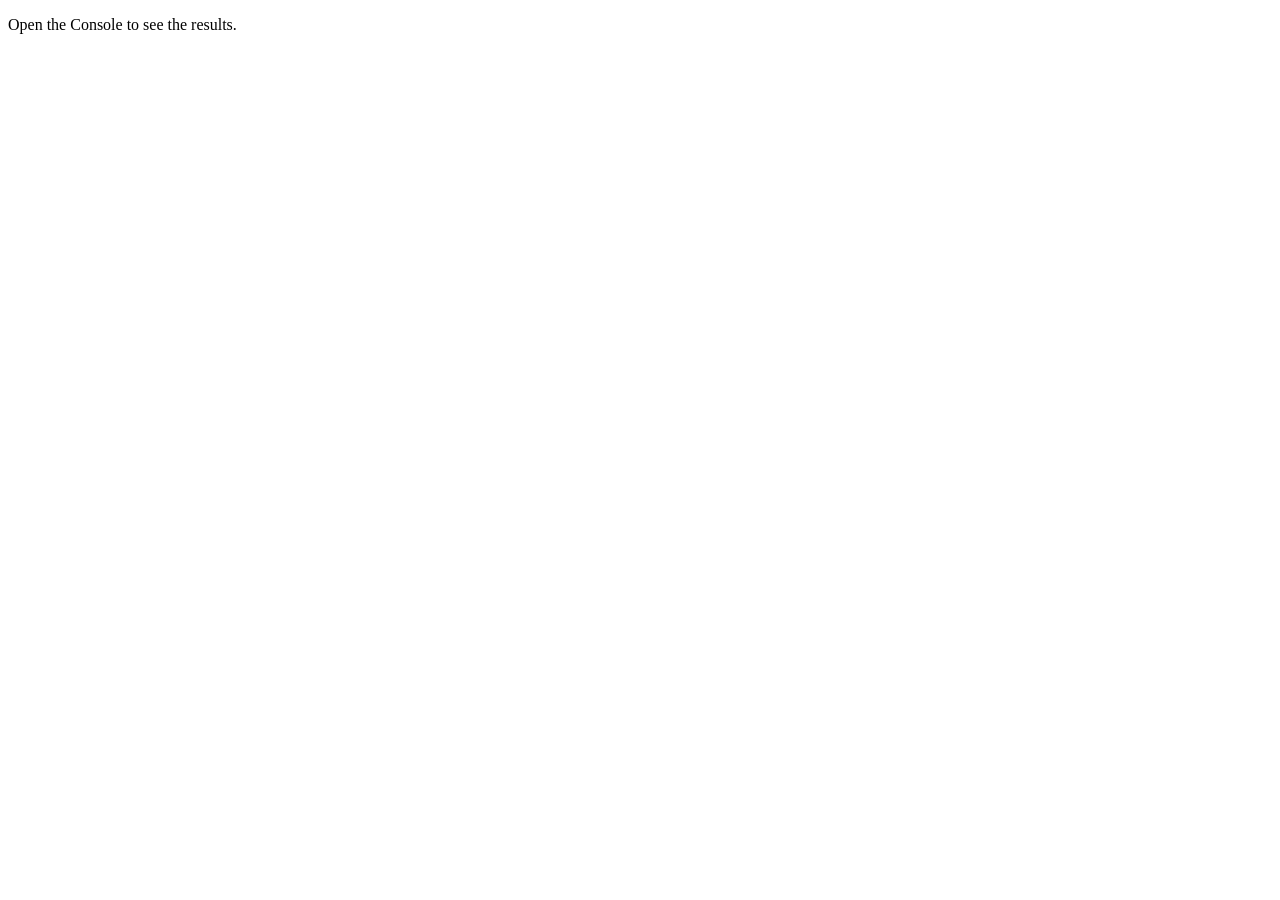
<file: day3/index.html>
<!DOCTYPE html>
<html lang="en">
  <head>
    <meta charset="UTF-8">
    <meta name="viewport" content="width=device-width, initial-scale=1.0">
    <title>Notes Toolkit</title>
    <script src="script.js" defer></script>
  </head>
  <body>
    <p>Open the Console to see the results.</p>
  </body>
</html>
</file>
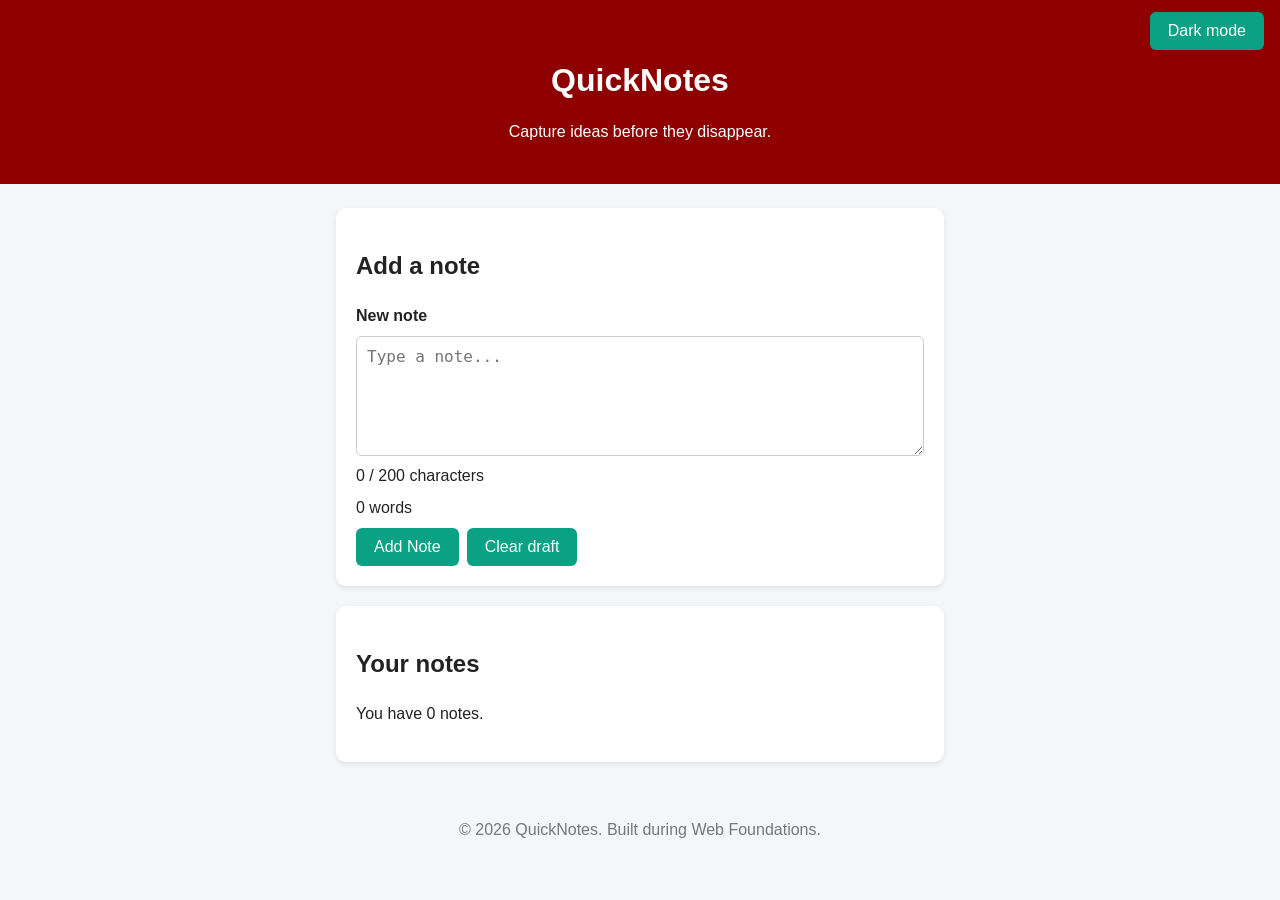
<file: day4/index.html>
<!doctype html>
<html lang="en">
  <head>
    <meta charset="UTF-8" />
    <meta name="viewport" content="width=device-width, initial-scale=1.0" />
    <title>QuickNotes</title>
    <link rel="stylesheet" href="style.css" />
    <script src="script.js" defer></script>
  </head>
  <body>
    <header>
      <h1>QuickNotes</h1>
      <button id="theme-toggle" type="button">Dark mode</button>
      <p>Capture ideas before they disappear.</p>
    </header>

    <main>
      <section>
        <h2>Add a note</h2>
        <form id="note-form">
          <label for="note-input">New note</label>
          <textarea id="note-input" placeholder="Type a note..."></textarea>
          <p id="char-count" aria-live="polite">0 / 200 characters</p>
          <p id="word-count" aria-live="polite">0 words</p>
          <button type="submit">Add Note</button>
          <button id="clear-btn" type="button">Clear draft</button>
        </form>
      </section>

      <section>
        <h2>Your notes</h2>
        <p id="note-count">You have 0 notes</p>
        <ul id="notes-list"></ul>
      </section>
    </main>

    <footer>
      <p>&copy; 2026 QuickNotes. Built during Web Foundations.</p>
    </footer>
  </body>
</html>
</file>
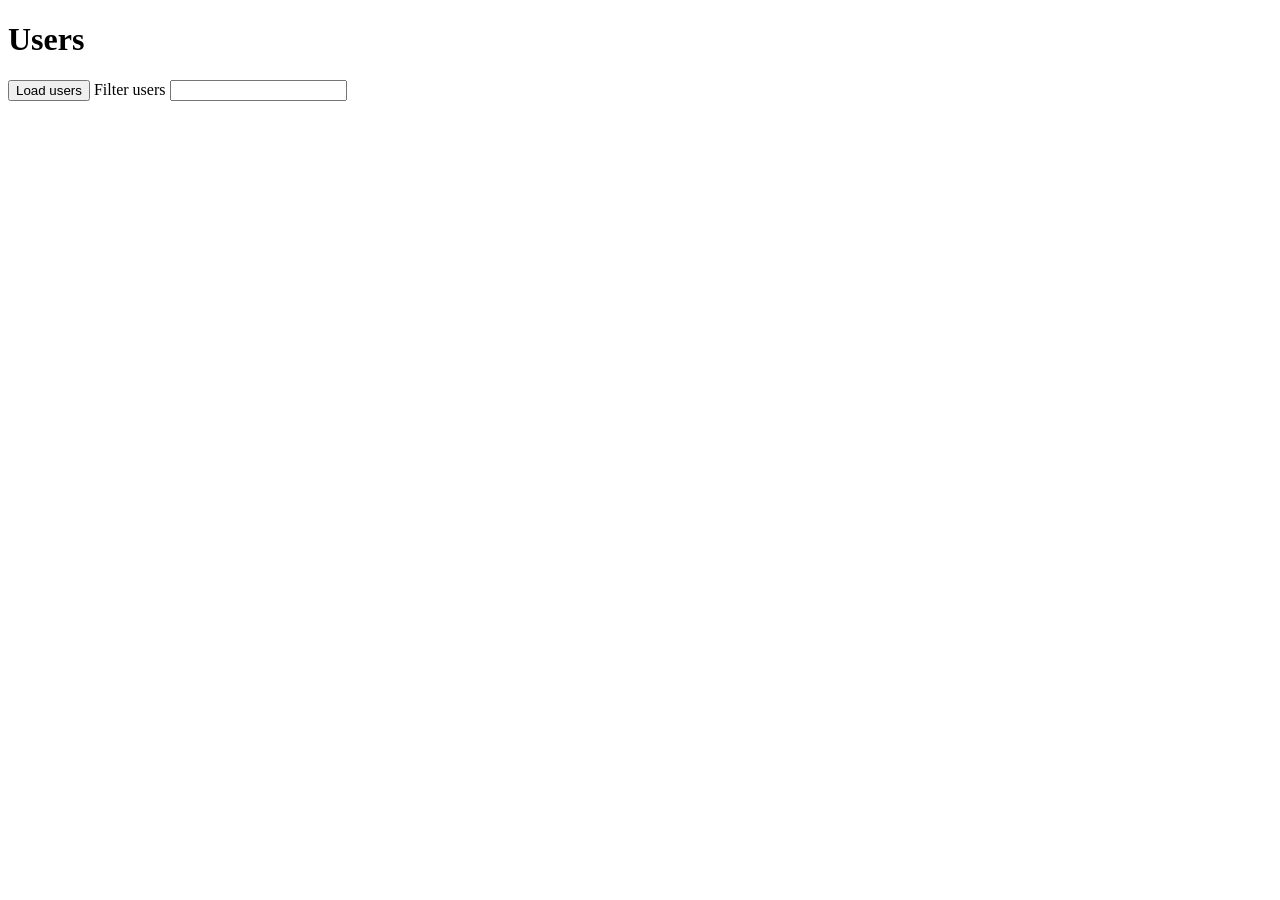
<file: day5/index.html>
<!doctype html>
<html lang="en">
  <head>
    <meta charset="UTF-8" />
    <meta name="viewport" content="width=device-width, initial-scale=1.0" />
    <title>Users</title>
    <script src="users.js" defer></script>
  </head>
  <body>
    <main>
      <h1>Users</h1>
      <button id="load-users" type="button">Load users</button>
      <label for="filter-input">Filter users</label>
      <input id="filter-input" type="search" />
      <p id="status" aria-live="polite"></p>
      <ul id="users-list"></ul>
    </main>
  </body>
</html>
</file>
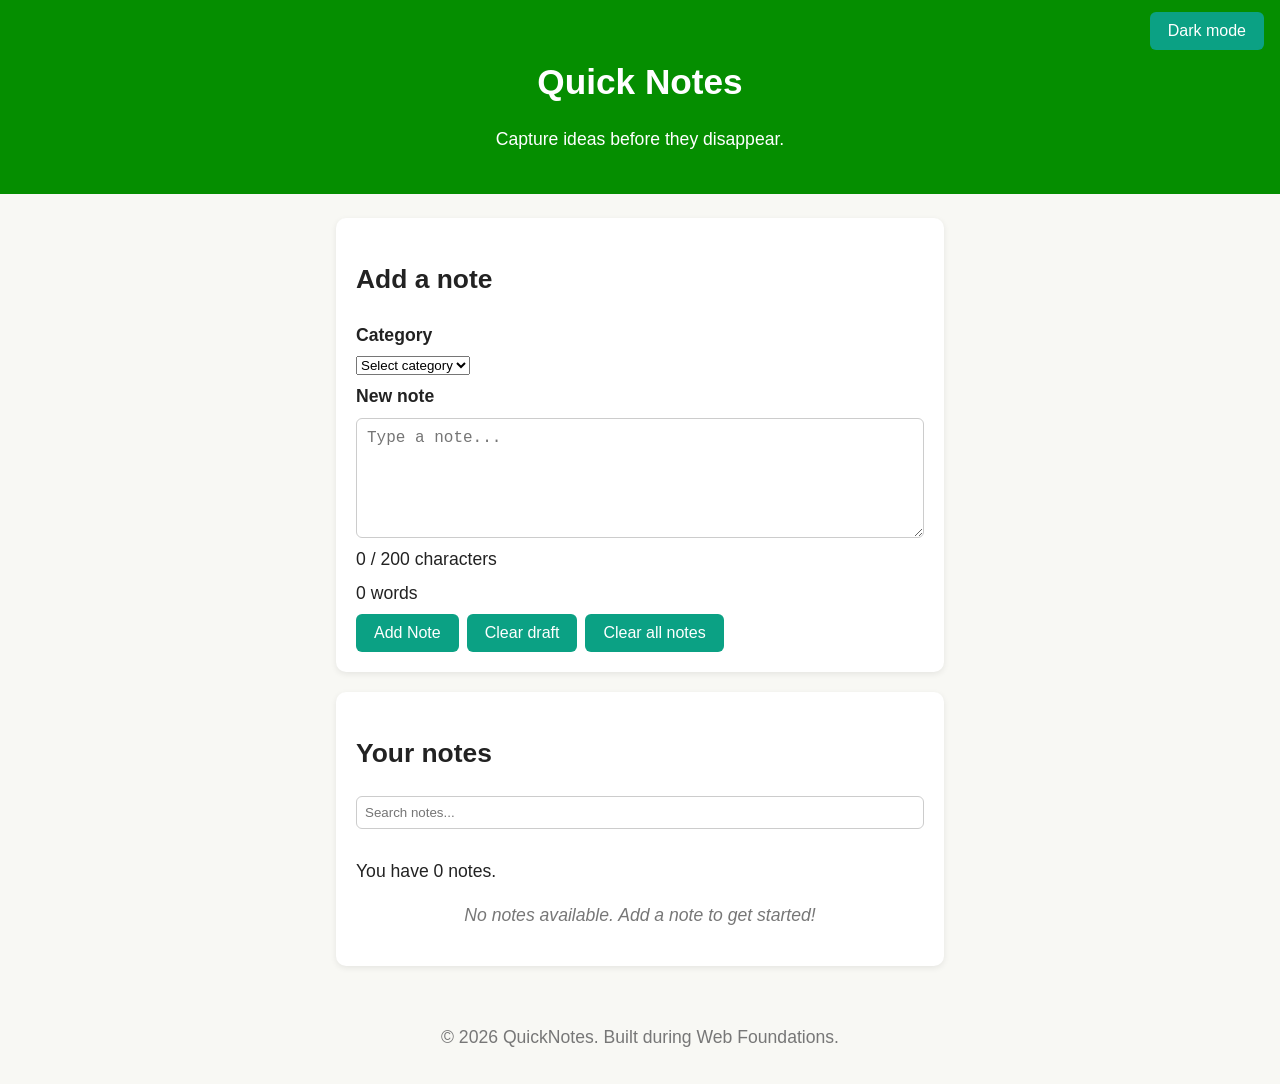
<file: quicknotes-app/index.html>
<!doctype html>
<html lang="en">
  <head>
    <meta charset="UTF-8" />
    <meta name="viewport" content="width=device-width, initial-scale=1.0" />
    <title>Quick Notes</title>
    <link rel="stylesheet" href="style.css" />
    <script src="script.js" defer></script>
  </head>
  <body>
    <header>
      <h1>Quick Notes</h1>
      <button id="theme-toggle" type="button">Dark mode</button>
      <p>Capture ideas before they disappear.</p>
    </header>

    <main>
      <section>
        <h2>Add a note</h2>
        <form id="note-form">
          <label for="note-category">Category</label>
          <select id="note-category" aria-label="Select note category">
            <option value="">Select category</option>
            <option value="work">Work</option>
            <option value="personal">Personal</option>
            <option value="study">Study</option>
            <option value="ideas">Ideas</option>
          </select>

          <label for="note-input">New note</label>
          <textarea id="note-input" placeholder="Type a note..."></textarea>
          <p id="char-count" aria-live="polite">0 / 200 characters</p>
          <p id="word-count" aria-live="polite">0 words</p>
          <button type="submit">Add Note</button>
          <button id="clear-btn" type="button">Clear draft</button>
          <button id="clear-all-btn" type="button">Clear all notes</button>
        </form>
      </section>

      <section>
        <h2>Your notes</h2>
        <input id="search-input" placeholder="Search notes..." />
        <p id="note-count">You have 0 notes</p>
        <ul id="notes-list"></ul>
        <p id="no-notes-message" hidden>
          No notes available. Add a note to get started!
        </p>
        <p id="error-message" role="alert"></p>
      </section>
    </main>

    <footer>
      <p>&copy; 2026 QuickNotes. Built during Web Foundations.</p>
    </footer>
  </body>
</html>
</file>
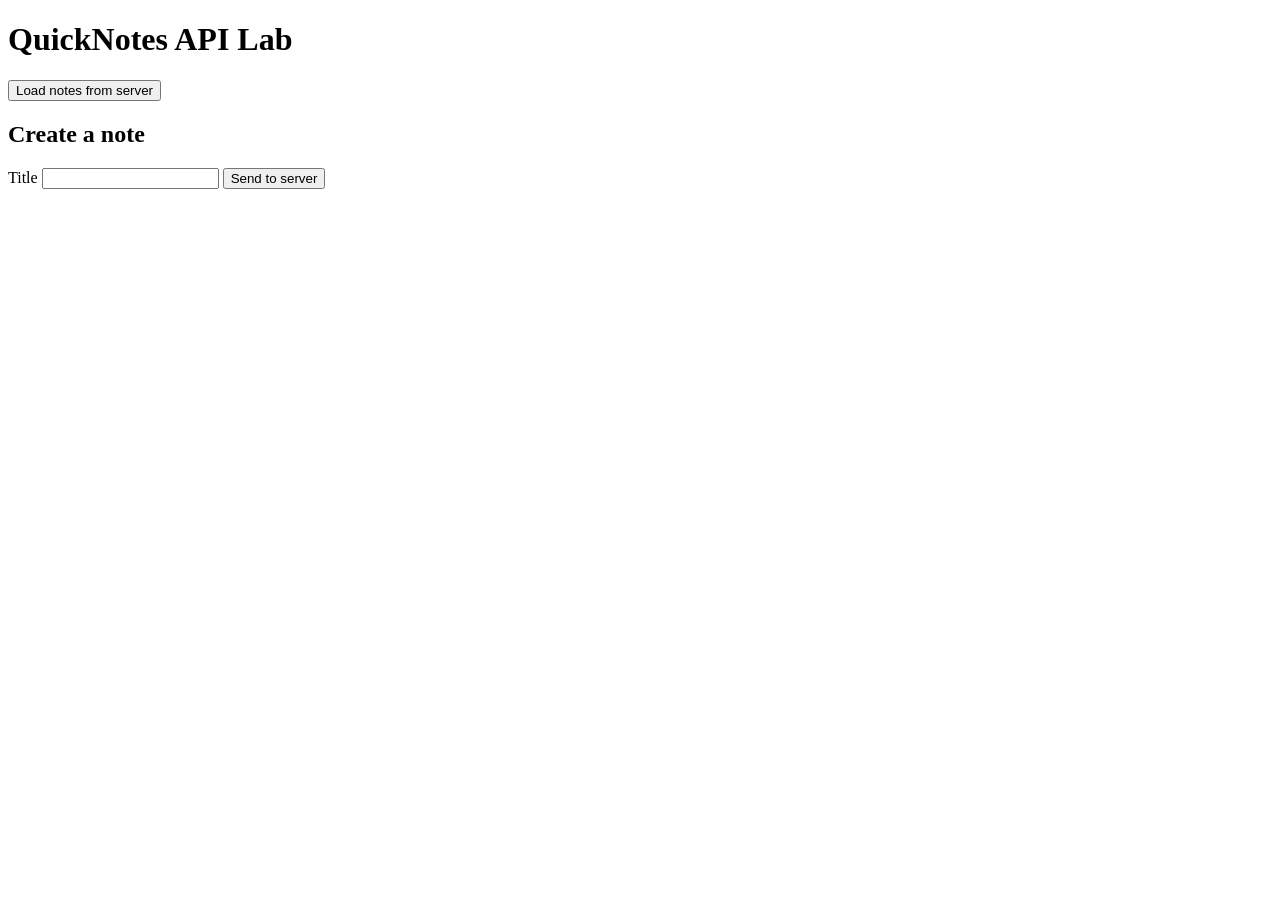
<file: practice/api-lab/index.html>
<!doctype html>
<html lang="en">
  <head>
    <meta charset="UTF-8" />
    <meta name="viewport" content="width=device-width, initial-scale=1.0" />
    <title>QuickNotes API Lab</title>
    <script src="app.js" defer></script>
  </head>
  <body>
    <h1>QuickNotes API Lab</h1>
    <button id="load-btn">Load notes from server</button>
    <p id="status"></p>
    <ul id="notes-list"></ul>

    <h2>Create a note</h2>
    <form id="note-form">
      <label for="title-input">Title</label>
      <input id="title-input" type="text" />
      <button type="submit">Send to server</button>
    </form>
  </body>
</html>
</file>
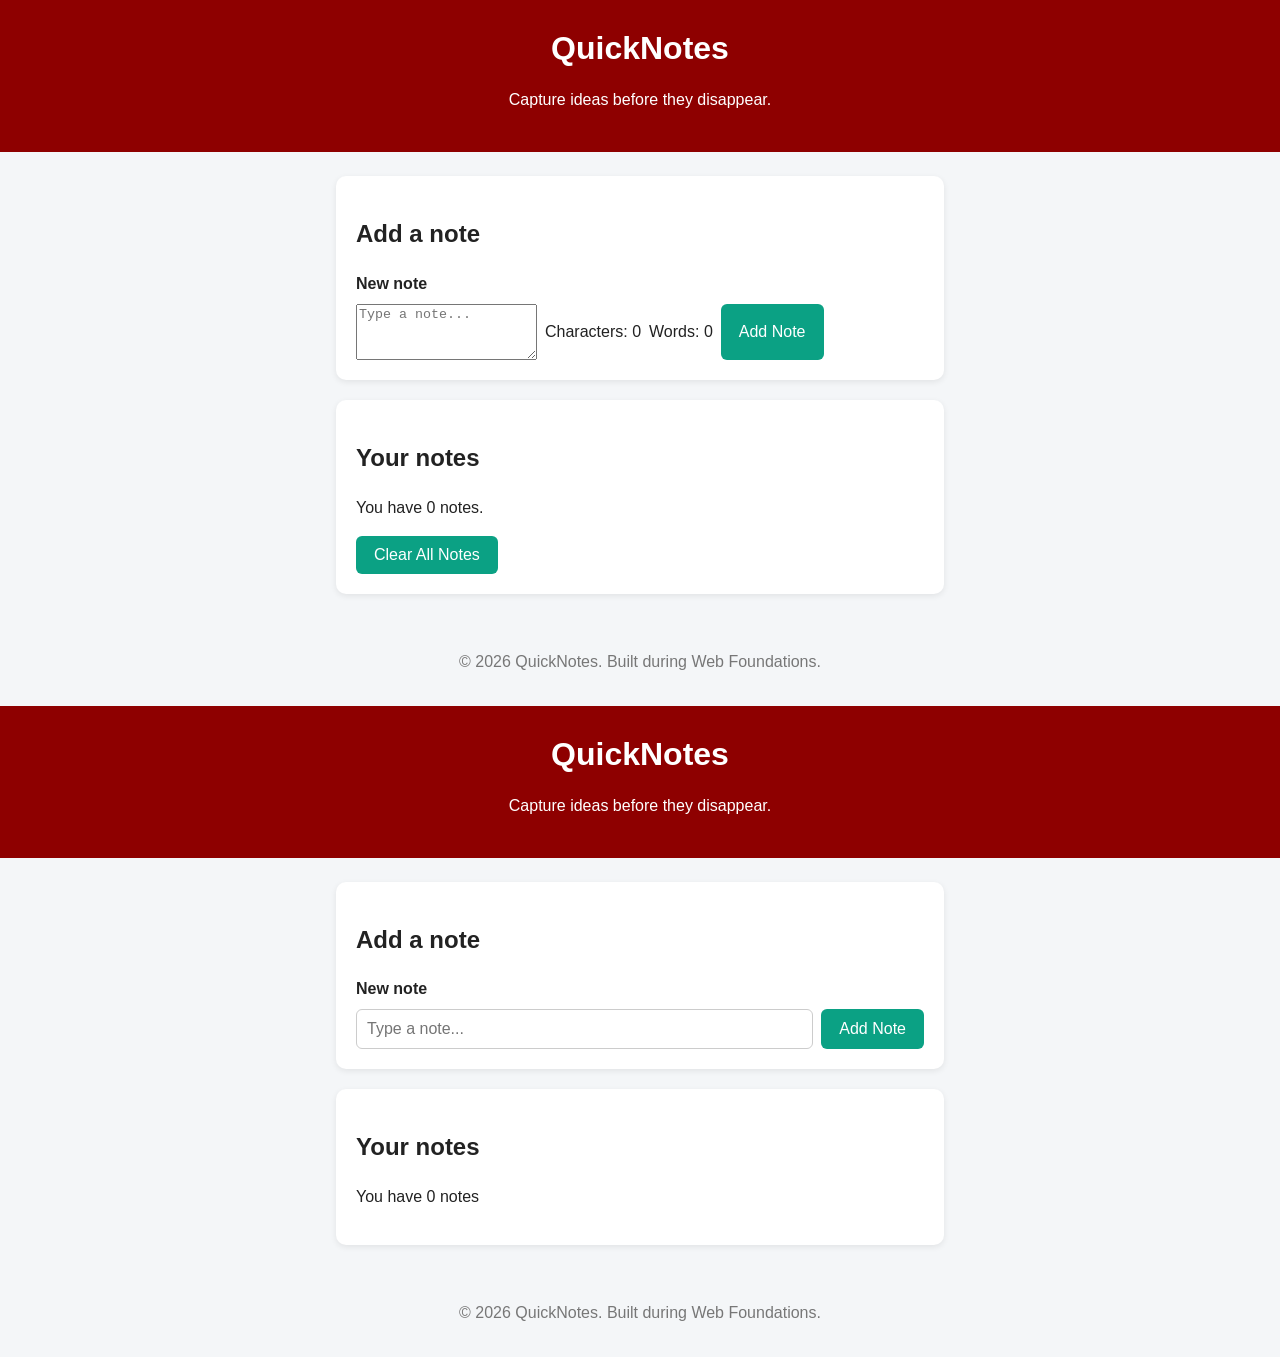
<file: practice/quicknotes-day1/index.html>
<!DOCTYPE html>
<html lang="en">

<head>
    <meta charset="UTF-8">
    <meta name="viewport" content="width=device-width, initial-scale=1.0">
    <title>QuickNotes</title>
</head>
<body>
    <header>
        <h1>QuickNotes</h1>
        <p>Capture ideas before they disappear.</p>
    </header>

    <main>
        <section>
            <h2>Add a note</h2>
            <form id="note-form">
                <label for="note-text">New note</label>
                <textarea id="note-text" placeholder="Type a note..."></textarea>
                <p id="char-count">Characters: 0</p>
                <p id="word-count">Words: 0</p>
                <button type="submit">Add Note</button>
            </form>
        </section>
        
        <section>
            <h2>Your notes</h2>
            <p id="note-count">You have 0 notes</p>
            <ul id="notes-list"></ul>
            <button id="clear-btn">Clear All Notes</button>
        </section>
    </main>

    <footer>
        <p>&copy; 2026 QuickNotes. Built during Web Foundations.</p>
    </footer>
</body>

</html>

<!DOCTYPE html>
<html lang="en">

<head>
    <meta charset="UTF-8">
    <meta name="viewport" content="width=device-width, initial-scale=1.0">
    <title>QuickNotes</title>
    <link rel="stylesheet" href="style.css">
    <script src="script.js" defer></script>
</head>
<body>
    <header>
        <h1>QuickNotes</h1>
        <p>Capture ideas before they disappear.</p>
    </header>

    <main>
        <section>
            <h2>Add a note</h2>
            <form id="note-form">
                <label for="note-input">New note</label>
                <input type="text" id="note-input" placeholder="Type a note..." />
                <button type="submit">Add Note</button>
            </form>
        </section>
        
        <section>
            <h2>Your notes</h2>
            <p id="note-count">You have 0 notes</p>
            <ul id="notes-list"></ul>
        </section>
    </main>

    <footer>
        <p>&copy; 2026 QuickNotes. Built during Web Foundations.</p>
    </footer>
</body>

</html>
</file>
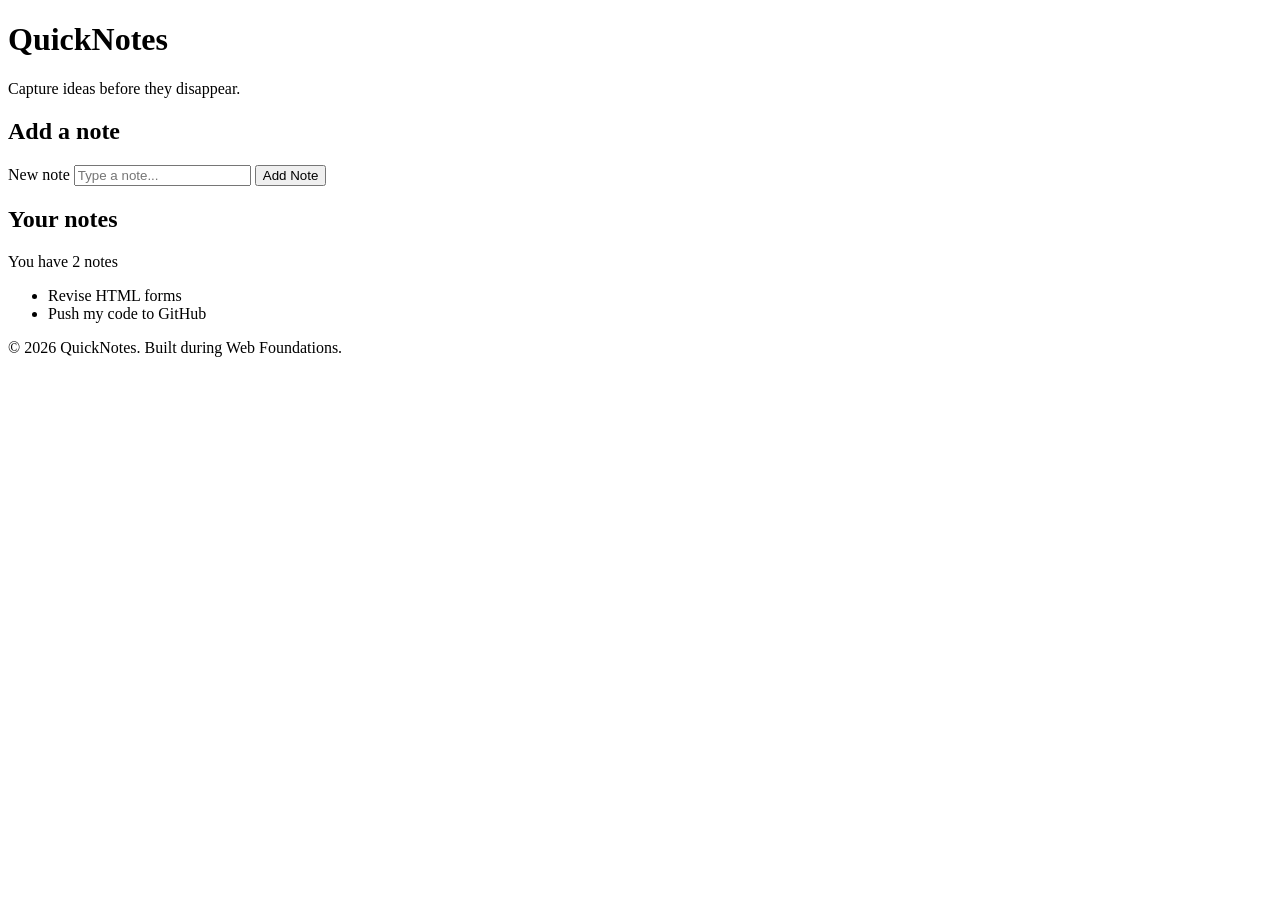
<file: practice/quicknotes-day3/index.html>
<!DOCTYPE html>
<html lang="en">

<head>
    <meta charset="UTF-8">
    <meta name="viewport" content="width=device-width, initial-scale=1.0">
    <title>QuickNotes</title>
</head>
<body>
    <header>
        <h1>QuickNotes</h1>
        <p>Capture ideas before they disappear.</p>
    </header>

    <main>
        <section>
            <h2>Add a note</h2>
            <form id="note-form">
                <label for="note-input">New note</label>
                <input type="text" id="note-input" placeholder="Type a note..." />
                <button type="submit">Add Note</button>
            </form>
        </section>
        
        <section>
            <h2>Your notes</h2>
            <p id="note-count">You have 2 notes</p>
            <ul id="notes-list">
                <li>Revise HTML forms</li>
                <li>Push my code to GitHub</li>
            </ul>
        </section>
    </main>

    <footer>
        <p>&copy; 2026 QuickNotes. Built during Web Foundations.</p>
    </footer>
</body>

</html>
</file>
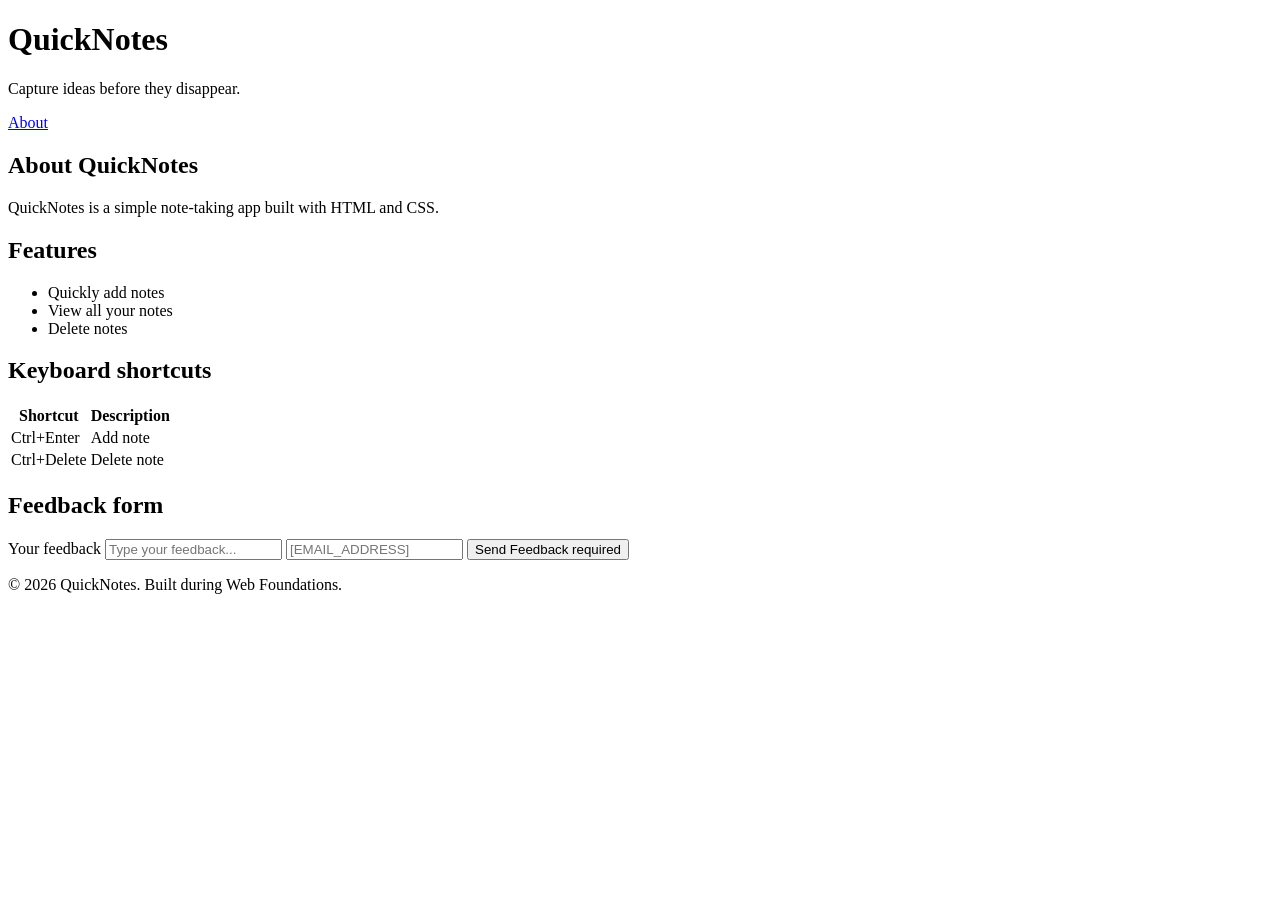
<file: day1/about.html>
<!DOCTYPE html>
<html lang="en">
  <head>
    <meta charset="UTF-8">
    <meta name="viewport" content="width=device-width, initial-scale=1.0">
    <title>QuickNotes</title>
  </head>
  <body>
    <header>
      <h1>QuickNotes</h1>
      <p>Capture ideas before they disappear.</p>
    </header>
    <nav>
        <a href="#">About</a>
    </nav>

    <main>
        <section>
            <h2>About QuickNotes</h2>
            <p>QuickNotes is a simple note-taking app built with HTML and CSS.</p>
        </section>
        <section>
            <h2>Features</h2>
            <ul>
                <li>Quickly add notes</li>
                <li>View all your notes</li>
                <li>Delete notes</li>
            </ul>
        </section>
        <section>
            <h2>Keyboard shortcuts</h2>
            <table>
                <tr>
                    <th>Shortcut</th>
                    <th>Description</th>
                </tr>
                <tr>
                    <td>Ctrl+Enter</td>
                    <td>Add note</td>
                </tr>
                <tr>
                    <td>Ctrl+Delete</td>
                    <td>Delete note</td>
                </tr>
            </table>
        </section>
        <section>
            <h2>Feedback form</h2>
            <form>
                <label for="feedback-input">Your feedback</label>
                <input type="text" id="feedback-input" placeholder="Type your feedback..." required>
                <input type="email" id="email-input" placeholder="[EMAIL_ADDRESS]" required>
                <button type="submit">Send Feedback required</button>
            </form>
        </section>
    </main>

    <footer>
        <p>&copy; 2026 QuickNotes. Built during Web Foundations.</p>
    </footer>
  </body>
</html>
</file>
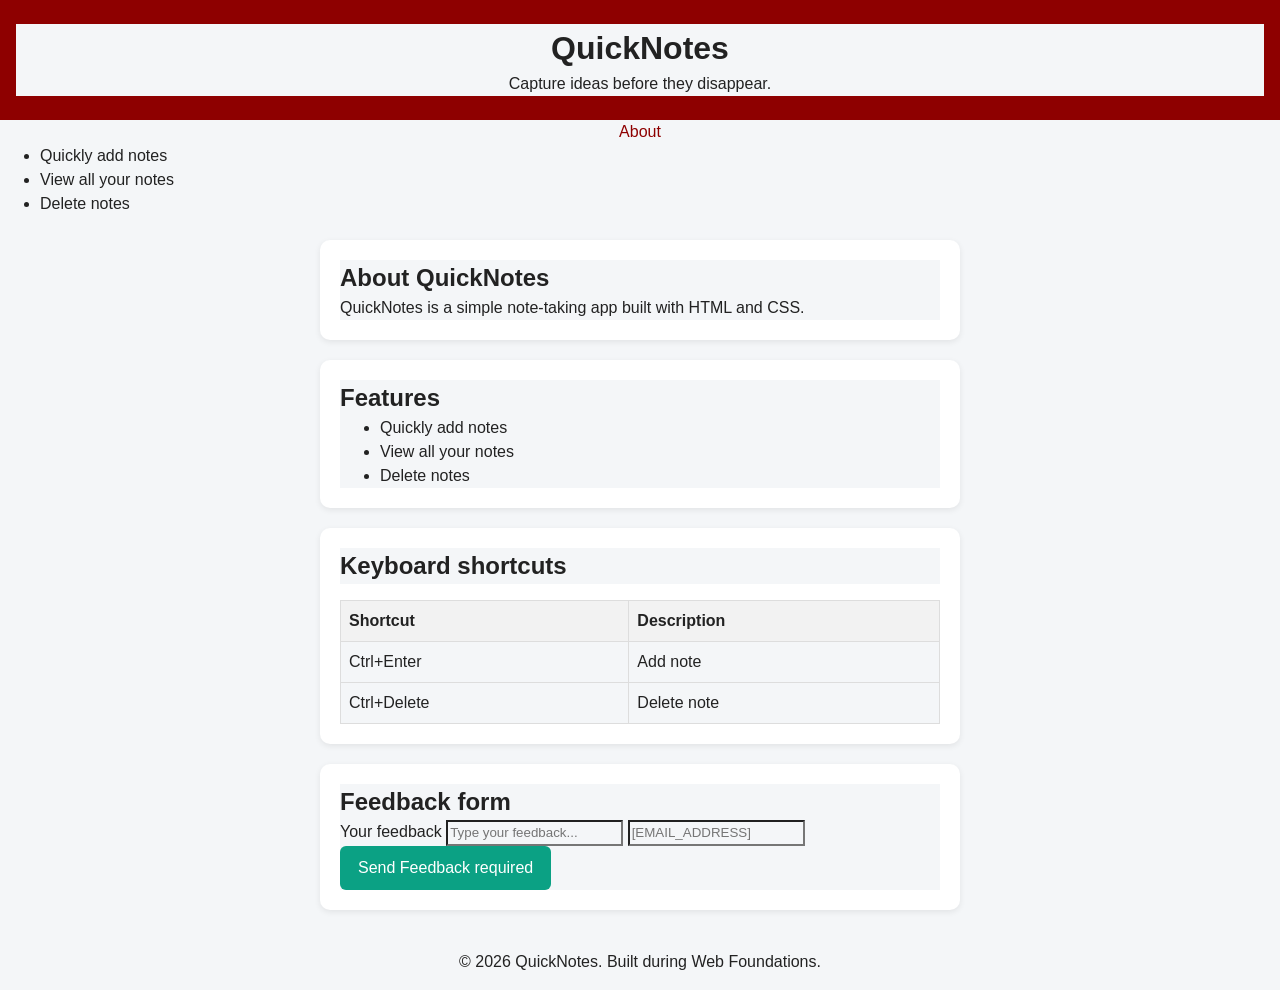
<file: day2/about.html>
<!DOCTYPE html>
<html lang="en">
  <head>
    <meta charset="UTF-8">
    <meta name="viewport" content="width=device-width, initial-scale=1.0">
    <title>QuickNotes</title>
    <link rel="stylesheet" href="style.css">
  </head>
  <body>
    <header>
      <h1>QuickNotes</h1>
      <p>Capture ideas before they disappear.</p>
    </header>
    <nav>
        <a href="#">About</a>
    </nav>
    <div class="features">
        <ul>
            <li>Quickly add notes</li>
            <li>View all your notes</li>
            <li>Delete notes</li>
        </ul>
    </div>
    

    <main>
        <section>
            <h2>About QuickNotes</h2>
            <p>QuickNotes is a simple note-taking app built with HTML and CSS.</p>
        </section>
        <section>
            <h2>Features</h2>
            <ul>
                <li>Quickly add notes</li>
                <li>View all your notes</li>
                <li>Delete notes</li>
            </ul>
        </section>
        <section>
            <h2>Keyboard shortcuts</h2>
            <table>
                <tr>
                    <th>Shortcut</th>
                    <th>Description</th>
                </tr>
                <tr>
                    <td>Ctrl+Enter</td>
                    <td>Add note</td>
                </tr>
                <tr>
                    <td>Ctrl+Delete</td>
                    <td>Delete note</td>
                </tr>
            </table>
        </section>
        <section>
            <h2>Feedback form</h2>
            <form>
                <label for="feedback-input">Your feedback</label>
                <input type="text" id="feedback-input" placeholder="Type your feedback..." required>
                <input type="email" id="email-input" placeholder="[EMAIL_ADDRESS]" required>
                <button type="submit">Send Feedback required</button>
            </form>
        </section>
    </main>

    <footer>
        <p>&copy; 2026 QuickNotes. Built during Web Foundations.</p>
    </footer>
  </body>
</html>
</file>
<file: day4/style.css>
:root {
  --page-bg: #f4f6f8;
  --text-color: #222;
  --surface-color: #fff;
  --header-bg: #8e0000;
  --button-bg: #0ba184;
  --button-hover-bg: #088a70;
  --note-bg: #fffbe6;
  --muted-text: #777;
}

body.dark {
  --page-bg: #151a21;
  --text-color: #e8edf2;
  --surface-color: #242c36;
  --header-bg: #202b3b;
  --button-bg: #138a78;
  --button-hover-bg: #0f6e60;
  --note-bg: #3a3828;
  --muted-text: #b7c0ca;
}

/* 1. Reset: predictable sizing and no default body margin */
*,
*::before,
*::after {
  box-sizing: border-box;
}
 
body {
  margin: 0;
  font-family: Calibri, Arial, sans-serif;
  background-color: var(--page-bg);
  color: var(--text-color);
  line-height: 1.5;
}
 
/* 2. Header */
header {
  position: relative;
  background-color: var(--header-bg);
  color: white;
  text-align: center;
  padding: 56px 16px 24px;
}
 
header h1 {
  margin: 0;
}

#theme-toggle {
  position: absolute;
  top: 12px;
  right: 16px;
}
 
/* 3. Centre the main content and limit its width */
main {
  max-width: 640px;
  margin: 24px auto;   /* auto left/right margins centre a block */
  padding: 0 16px;
}
 
section {
  background: var(--surface-color);
  padding: 20px;
  border-radius: 10px;
  margin-bottom: 20px;
  box-shadow: 0 2px 6px rgba(0, 0, 0, 0.08);
}
 
/* 4. Form layout with Flexbox */
#note-form {
  display: flex;
  gap: 8px;
  flex-wrap: wrap;
}
 
#note-form label {
  width: 100%;          /* label on its own line */
  font-weight: bold;
}
 
#note-input {
  flex: 1;
  min-height: 120px;
  padding: 10px;
  border: 1px solid #ccc;
  border-radius: 6px;
  font-size: 1rem;
}

#char-count,
#word-count {
  width: 100%;
  margin: 0;
}
 
button {
  background-color: var(--button-bg);
  color: white;
  border: none;
  padding: 10px 18px;
  border-radius: 6px;
  font-size: 1rem;
  cursor: pointer;
}
 
button:hover {
  background-color: var(--button-hover-bg);
}
 
/* 5. Notes list */
#notes-list {
  list-style: none;     /* remove bullet points */
  padding: 0;
}
 
.note {
  background-color: var(--note-bg);
  border-left: 4px solid var(--button-bg);
  padding: 12px 16px;
  margin-bottom: 10px;
  border-radius: 6px;
}

.note {
  display: flex;
  justify-content: space-between;
  align-items: center;
  gap: 12px;
}
 
.delete-btn {
  background-color: #8e0000;
  padding: 6px 12px;
  font-size: 0.85rem;
}
 
.delete-btn:hover {
  background-color: #6b0000;
}
 
/* 6. Footer */
footer {
  text-align: center;
  color: var(--muted-text);
  padding: 16px;
}
 
/* 7. Phones */
@media (max-width: 600px) {
  #note-form {
    flex-direction: column;
  }
}

.warning {
  color: orange;
}

.over {
  color: red;
  font-weight: bold;
}
</file>
<file: quicknotes-app/style.css>
:root {
  --page-bg: #f8f8f4;
  --text-color: #222;
  --surface-color: #fff;
  --header-bg: #058e00;
  --button-bg: #0ba184;
  --button-hover-bg: #088a70;
  --note-bg: #fffbe6;
  --muted-text: #777;
}

body.dark {
  --page-bg: #151a21;
  --text-color: #e8edf2;
  --surface-color: #242c36;
  --header-bg: #202b3b;
  --button-bg: #138a78;
  --button-hover-bg: #0f6e60;
  --note-bg: #3a3828;
  --muted-text: #b7c0ca;
}

/* 1. Reset: predictable sizing and no default body margin */
*,
*::before,
*::after {
  box-sizing: border-box;
}

body {
  margin: 0;
  font-family: Calibri, Arial, sans-serif;
  background-color: var(--page-bg);
  color: var(--text-color);
  line-height: 1.5;
}

/* 2. Header */
header {
  position: relative;
  background-color: var(--header-bg);
  color: white;
  text-align: center;
  padding: 56px 16px 24px;
}

header h1 {
  margin: 0;
}

#theme-toggle {
  position: absolute;
  top: 12px;
  right: 16px;
}

/* 3. Centre the main content and limit its width */
main {
  max-width: 640px;
  margin: 24px auto; /* auto left/right margins centre a block */
  padding: 0 16px;
}

section {
  background: var(--surface-color);
  padding: 20px;
  border-radius: 10px;
  margin-bottom: 20px;
  box-shadow: 0 2px 6px rgba(0, 0, 0, 0.08);
}

/* 4. Form layout with Flexbox */
#note-form {
  display: flex;
  gap: 8px;
  flex-wrap: wrap;
}

#note-form label {
  width: 100%; /* label on its own line */
  font-weight: bold;
}

#note-input {
  flex: 1;
  min-height: 120px;
  padding: 10px;
  border: 1px solid #ccc;
  border-radius: 6px;
  font-size: 1rem;
}

#char-count,
#word-count {
  width: 100%;
  margin: 0;
}

#error-message {
  color: #b00020;
}

button {
  background-color: var(--button-bg);
  color: white;
  border: none;
  padding: 10px 18px;
  border-radius: 6px;
  font-size: 1rem;
  cursor: pointer;
}

button:hover {
  background-color: var(--button-hover-bg);
}

/* 5. Notes list */
#notes-list {
  list-style: different; /* Use a different bullet style for the list */
  padding: 0;
}

.note {
  background-color: var(--note-bg);
  border-left: 4px solid var(--button-bg);
  padding: 12px 16px;
  margin-bottom: 10px;
  border-radius: 6px;
}

.note {
  display: flex;
  justify-content: space-between;
  align-items: center;
  gap: 12px;
}

.delete-btn {
  background-color: #8e0000;
  padding: 6px 12px;
  font-size: 0.85rem;
}

.delete-btn:hover {
  background-color: #6b0000;
}

/* 6. Footer */
footer {
  text-align: center;
  color: var(--muted-text);
  padding: 16px;
}

/* 7. Phones */
@media (max-width: 600px) {
  #note-form {
    flex-direction: column;
  }
}

.warning {
  color: orange;
}

.over {
  color: red;
  font-weight: bold;
}

/* 8. Website */
@media (min-width: 601px) {
  body {
    font-size: 1.1rem;
    font-family: "Segoe UI", Tahoma, Geneva, Verdana, sans-serif;
    font-weight: 400;
    font-display: swap;
    flex-direction: ltr;
  }
}

/* 8. Accessibility */
#search-input {
  width: 100%;
  padding: 8px;
  margin-bottom: 12px;
  border: 1px solid #ccc;
  border-radius: 6px;
}

/* 9. No notes message */
#no-notes-message {
  text-align: center;
  font-style: italic;
  color: var(--muted-text);
}
</file>
<file: practice/quicknotes-day1/style.css>
/* 1. Reset: predictable sizing and no default body margin */
*,
*::before,
*::after {
  box-sizing: border-box;
}
 
body {
  margin: 0;
  font-family: "Segoe UI", Arial, sans-serif;
  background-color: #f4f6f8;
  color: #222;
  line-height: 1.5;
}
 
/* 2. Header */
header {
  background-color: #8e0000;
  color: white;
  text-align: center;
  padding: 24px 16px;
}
 
header h1 {
  margin: 0;
}
 
/* 3. Centre the main content and limit its width */
main {
  max-width: 640px;
  margin: 24px auto;   /* auto left/right margins centre a block */
  padding: 0 16px;
}
 
section {
  background: white;
  padding: 20px;
  border-radius: 10px;
  margin-bottom: 20px;
  box-shadow: 0 2px 6px rgba(0, 0, 0, 0.08);
}
 
/* 4. Form layout with Flexbox */
#note-form {
  display: flex;
  gap: 8px;
  flex-wrap: wrap;
}
 
#note-form label {
  width: 100%;          /* label on its own line */
  font-weight: bold;
}
 
#note-input {
  flex: 1;
  padding: 10px;
  border: 1px solid #ccc;
  border-radius: 6px;
  font-size: 1rem;
}
 
button {
  background-color: #0ba184;
  color: white;
  border: none;
  padding: 10px 18px;
  border-radius: 6px;
  font-size: 1rem;
  cursor: pointer;
}
 
button:hover {
  background-color: #088a70;
}
 
/* 5. Notes list */
#notes-list {
  list-style: none;     /* remove bullet points */
  padding: 0;
}
 
.note {
  background-color: #fffbe6;
  border-left: 4px solid #0ba184;
  padding: 12px 16px;
  margin-bottom: 10px;
  border-radius: 6px;
}

.note {
  display: flex;
  justify-content: space-between;
  align-items: center;
  gap: 12px;
}
 
.delete-btn {
  background-color: #8e0000;
  padding: 6px 12px;
  font-size: 0.85rem;
}
 
.delete-btn:hover {
  background-color: #6b0000;
}
 
/* 6. Footer */
footer {
  text-align: center;
  color: #777;
  padding: 16px;
}
 
/* 7. Phones */
@media (max-width: 600px) {
  #note-form {
    flex-direction: column;
  }
}
</file>
<file: day2/style.css>
/* 1. Reset: predictable sizing and no default body margin */
*,
*::before,
*::after,
    box-sizing border-box reset,

body {
    margin: 0;
    font-family: "Segoe UI", Arial, sans-serif;
    background-color: #f4f6f8;
    color: #222;
    line-height: 1.5;
}

/* main */
main {
    max-width: 640px;
    margin: 24px auto;
    padding: 0 16px;
}

/* header */
header {
    background-color: #8e0000;
    color: white;
    text-align: center;
    padding: 24px 16px;
}

header h1 {
    margin: 0;
}

/* section */
section {
    background: white;
    padding: 20px;
    border-radius: 10px;
    margin-bottom: 20px;
    box-shadow: 0 2px 6px rgba(0,0,0,0.08);
    }

/* grid layout - desktop and tablet */
#main-content {
    display: grid;
    grid-template-columns: repeat(auto-fit, minmax(150px, 1fr)); /* 2 equal columns */
    gap: 24px;
}

/* form */
#note-form {
    display: flex;
    gap: 8px;
    flex-wrap: wrap;
}

/* table */
table {
    width: 100%;
    border-collapse: collapse;
    margin-top: 16px;
}

th,
td {
    border: 1px solid #ddd;
    padding: 8px;
    text-align: left;
}

th {
    background-color: #f2f2f2;
}
/* button */

button {
    background-color: #0ba184;
    color: white;
    border: none;
    padding: 10px 18px;
    border-radius: 6px;
    font-size: 1rem;
    cursor: pointer;
}

button:hover {
    background-color: #088a70;
}

/* navigation */
nav {
    text-align: center;
}

nav ul {
    padding: 0;
}

nav ul {
    display: flex;
    justify-content: center;
    gap: 16px;
    list-style: none;
    margin-top: 16px;
}

/* links */
a {
    color: #8e0000;
    text-decoration: none;
}

a:hover {
    text-decoration: underline;
}

/* footer */
footer {
    text-align: center;
    color: #777;
    padding: 16px;
}

/* form - feedback */
footer form {
    margin-bottom: 16px;
    display: flex;
    gap: 8px;
    flex-wrap: wrap;
}

footer form input {
    flex: 1;
    padding: 10px;
    border: 1px solid #ccc;
    border-radius: 6px;
    font-size: 1rem;
}

/* Media queries */
@media (max-width: 600px) {
    #note-form {
        flex-direction: column;
    }
}

@media (max-width: 600px) {
    #main-content {
        grid-template-columns: 1fr;
    }
}
</file>
